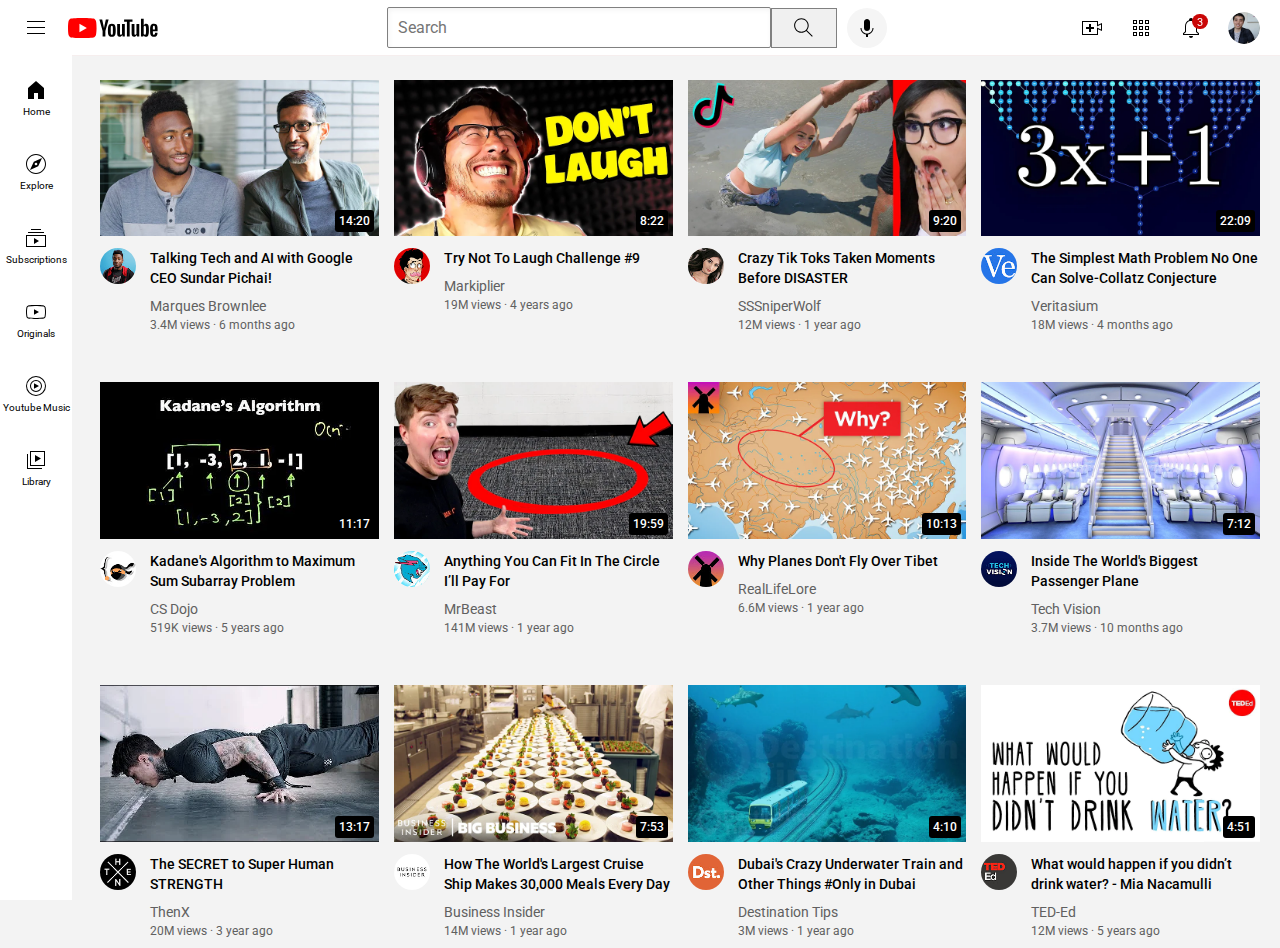
<file: index.html>
<!DOCTYPE html>
<html>
    <head>
        <title>Youtube</title>
        <link rel="preconnect" href="https://fonts.googleapis.com">
<link rel="preconnect" href="https://fonts.gstatic.com" crossorigin>
<link href="https://fonts.googleapis.com/css2?family=Roboto:wght@400;500;700&display=swap" rel="stylesheet">
 <link rel="stylesheet" href="styles/general.css">       
 <link rel="stylesheet" href="styles/header.css">
 <link rel="stylesheet" href="styles/video.css">
 <link rel="stylesheet" href="styles/sidebars.css">
    </head>
    <body>

        <header class="header"><!-- This is a semantic-->
            <div class="left-section">
                <img class="menu" src="header images/hamburger-menu.svg" alt="">
                <img class="utubelogo" src="header images/youtube-logo.svg" alt="">
            </div>
 <div class="middle-section">
                <input class="search-bar" type="text" placeholder="Search">
                <button class="searchbutt">
                    <img class="searchicon"  src="header images/search.svg" alt="">
                    <div class="tooltip">Search</div>
                </button>
                <!--put position absolute inside position relative-->
                <button class="voicesearch" >
                    <img class="searchiconvoice" src="header images/voice-search-icon.svg" alt="">
                    <div class="tooltip">Search with your voice</div>
                </button>
            </div>
            <div class="right-section">
                <div class="uploadcont"><img class="uploadicon" src="header images/upload.svg" alt="">
                    <div class="tooltip">Create</div>
                </div>
            <div class="appscont">
                <img class="appicon" src="header images/youtube-apps.svg" alt="">
                <div class="tooltip">Youtube apps</div>
            </div>
                <div class="notidiv">
                    <div class="notcot">
                        <img class="notficationicon" src="header images/notifications.svg" alt="">
                <div class="noticount">3</div>
                <div class="tooltip">Notifications</div>
                    </div>
                </div>
                 <img class="profimg" src="Profileimages/my-channel.jpeg" alt="">
                </div>
        </header>
        <nav>
            <div class="sidebar">
                <div class="sidebar-Link">
                    <img src="sidebar images/home.svg" alt="">
                    <div>Home</div>
                </div>
                <div class="sidebar-Link">
                    <img src="sidebar images/explore.svg" alt="">
                    <div>Explore</div>
                </div>
                <div class="sidebar-Link">
                    <img src="sidebar images/subscriptions.svg" alt="">
                    <div>Subscriptions</div>
                </div>
                <div class="sidebar-Link">
                    <img src="sidebar images/originals.svg" alt="">
                    <div>Originals</div>
                </div>
                <div class="sidebar-Link">
                    <img src="sidebar images/youtube-music.svg" alt="">
                    <div>Youtube Music</div>
                </div>
                <div class="sidebar-Link"> 
                    <img src="sidebar images/library.svg" alt="">
                    <div>Library</div>
                </div>
                
            </div>
        </nav>
        
<main>
    <div class="video-grid">
        <div class="Video-preview">
            <div class="Thumbnail-row">
                <img class="Thumbnail" src="Thumbnails/thumbnail-1.webp" alt="">
                <div class="video-time">14:20</div>
            </div>
            <div class="video-info-grid">
                <div class="channel-pic"><img class="profilepic" src="Profileimages/channel-1.jpeg"></div>
                <div class="channel-descp">
                <p class="Video-descp">Talking Tech and AI with Google CEO Sundar Pichai!</p>
                <p class="Video-author">Marques Brownlee</p>
                <p class="video-stats">3.4M views · 6 months ago</p></div>
                </div>
           </div>
           <div class="Video-preview">
            <div class="Thumbnail-row"><img class="Thumbnail" src="Thumbnails/thumbnail-2.webp" alt="">
                <div class="video-time">8:22</div></div>
            <div class="video-info-grid">
                <div class="channel-pic"><img class="profilepic" src="Profileimages/channel-2.jpeg"></div>
                <div class="channel-descp">
                <p class="Video-descp">
                    Try Not To Laugh Challenge #9</p>
                <p class="Video-author">Markiplier</p>
                <p class="video-stats">19M views · 4 years ago</p></div>
            </div>
            </div>
           <div class="Video-preview">
            <div class="Thumbnail-row"><img class="Thumbnail" src="Thumbnails/thumbnail-3.webp" alt="">
                <div class="video-time">9:20</div>
            </div>
           <div class="video-info-grid">
            
                <div class="channel-pic"><img class="profilepic" src="Profileimages/channel-3.jpeg"></div>
                <div class="channel-descp">
                <p class="Video-descp">
                    Crazy Tik Toks Taken Moments Before DISASTER</p>
                <p class="Video-author">SSSniperWolf</p>
                <p class="video-stats">12M views · 1 year ago</p></div>
                
           </div>
            
           </div>
           <div class="Video-preview">
            <div class="Thumbnail-row"><img class="Thumbnail" src="Thumbnails/thumbnail-4.webp" alt="">
                <div class="video-time">22:09</div>
            </div>
            <div class="video-info-grid">
                <div class="channel-pic"><img class="profilepic" src="Profileimages/channel-4.jpeg"></div>
                <div class="channel-descp">
                <p class="Video-descp">
                    The Simplest Math Problem No One Can Solve-Collatz Conjecture</p>
                <p class="Video-author">Veritasium</p>
                <p class="video-stats">18M views · 4 months ago</p></div>
                </div>
           </div>
           <div class="Video-preview">
            <div class="Thumbnail-row"><img class="Thumbnail" src="Thumbnails/thumbnail-5.webp" alt="">
                <div class="video-time">11:17</div></div>
            <div class="video-info-grid">
                <div class="channel-pic"><img class="profilepic" src="Profileimages/channel-5.jpeg">
                
                </div>
                <div class="channel-descp">
                <p class="Video-descp">Kadane's Algorithm to Maximum Sum Subarray Problem</p>
                <p class="Video-author">CS Dojo</p>
                <p class="video-stats">519K views · 5 years ago</p></div>
                </div>
           </div>
           <div class="Video-preview">
            <div class="Thumbnail-row"><img class="Thumbnail" src="Thumbnails/thumbnail-6.webp" alt="">
                <div class="video-time">19:59</div></div>
            <div class="video-info-grid">
                <div class="channel-pic"><img class="profilepic" src="Profileimages/channel-6.jpeg"></div>
                <div class="channel-descp">
                <p class="Video-descp">
                    Anything You Can Fit In The Circle I’ll Pay For</p>
                <p class="Video-author">MrBeast</p>
                <p class="video-stats">141M views · 1 year ago</p></div>
                </div>
           </div>
           <div class="Video-preview">
            <div class="Thumbnail-row"><img class="Thumbnail" src="Thumbnails/thumbnail-7.webp" alt="">
                <div class="video-time">10:13</div></div>
            <div class="video-info-grid">
                <div class="channel-pic"><img class="profilepic" src="Profileimages/channel-7.jpeg"></div>
                <div class="channel-descp">
                <p class="Video-descp">
                    Why Planes Don't Fly Over Tibet</p>
                <p class="Video-author">RealLifeLore</p>
                <p class="video-stats">6.6M views · 1 year ago</p></div>
                </div>
           </div>
           <div class="Video-preview">
            <div class="Thumbnail-row"><img class="Thumbnail" src="Thumbnails/thumbnail-8.webp" alt="">
                <div class="video-time">7:12</div></div>
            <div class="video-info-grid">
                <div class="channel-pic"><img class="profilepic" src="Profileimages/channel-8.jpeg"></div>
                <div class="channel-descp">
                <p class="Video-descp">
                    Inside The World's Biggest Passenger Plane</p>
                <p class="Video-author">Tech Vision</p>
                <p class="video-stats">3.7M views · 10 months ago</p></div>
                </div>
           </div>
           <div class="Video-preview">
            <div class="Thumbnail-row"><img class="Thumbnail" src="Thumbnails/thumbnail-9.webp" alt="">
                <div class="video-time">13:17</div></div>
            <div class="video-info-grid">
                <div class="channel-pic"><img class="profilepic" src="Profileimages/channel-9.jpeg"></div>
                <div class="channel-descp">
                <p class="Video-descp">
                    The SECRET to Super Human STRENGTH</p>
                <p class="Video-author">ThenX</p>
                <p class="video-stats">20M views · 3 year ago</p></div>
                </div>
           </div>
           <div class="Video-preview">
            <div class="Thumbnail-row"><img class="Thumbnail" src="Thumbnails/thumbnail-10.webp" alt="">
                <div class="video-time">7:53</div></div>
            <div class="video-info-grid">
                <div class="channel-pic"><img class="profilepic" src="Profileimages/channel-10.jpeg"></div>
                <div class="channel-descp">
                <p class="Video-descp">
                    How The World's Largest Cruise Ship Makes 30,000 Meals Every Day</p>
                <p class="Video-author">Business Insider</p>
                <p class="video-stats">14M views · 1 year ago</p></div>
                </div>
           </div>
           <div class="Video-preview">
            <div class="Thumbnail-row"><img class="Thumbnail" src="Thumbnails/thumbnail-11.webp" alt="">
                <div class="video-time">4:10</div></div>
            <div class="video-info-grid">
                <div class="channel-pic"><img class="profilepic" src="Profileimages/channel-11.jpeg"></div>
                <div class="channel-descp">
                <p class="Video-descp">
                    Dubai's Crazy Underwater Train and Other Things #Only in Dubai</p>
                <p class="Video-author">Destination Tips</p>
                <p class="video-stats">3M views · 1 year ago</p></div>
                </div>
           </div>
           <div class="Video-preview">
            <div class="Thumbnail-row"><img class="Thumbnail" src="Thumbnails/thumbnail-12.webp" alt="">
                <div class="video-time">4:51</div></div>
            <div class="video-info-grid">
                <div class="channel-pic"><img class="profilepic" src="Profileimages/channel-12.jpeg"></div>
                <div class="channel-descp">
                <p class="Video-descp">
                    What would happen if you didn’t drink water? - Mia Nacamulli</p>
                <p class="Video-author">TED-Ed</p>
                <p class="video-stats">12M views · 5 years ago</p></div>
                </div>
           </div>
    </div>
</main>
       
    
    </body>
</html>
</file>
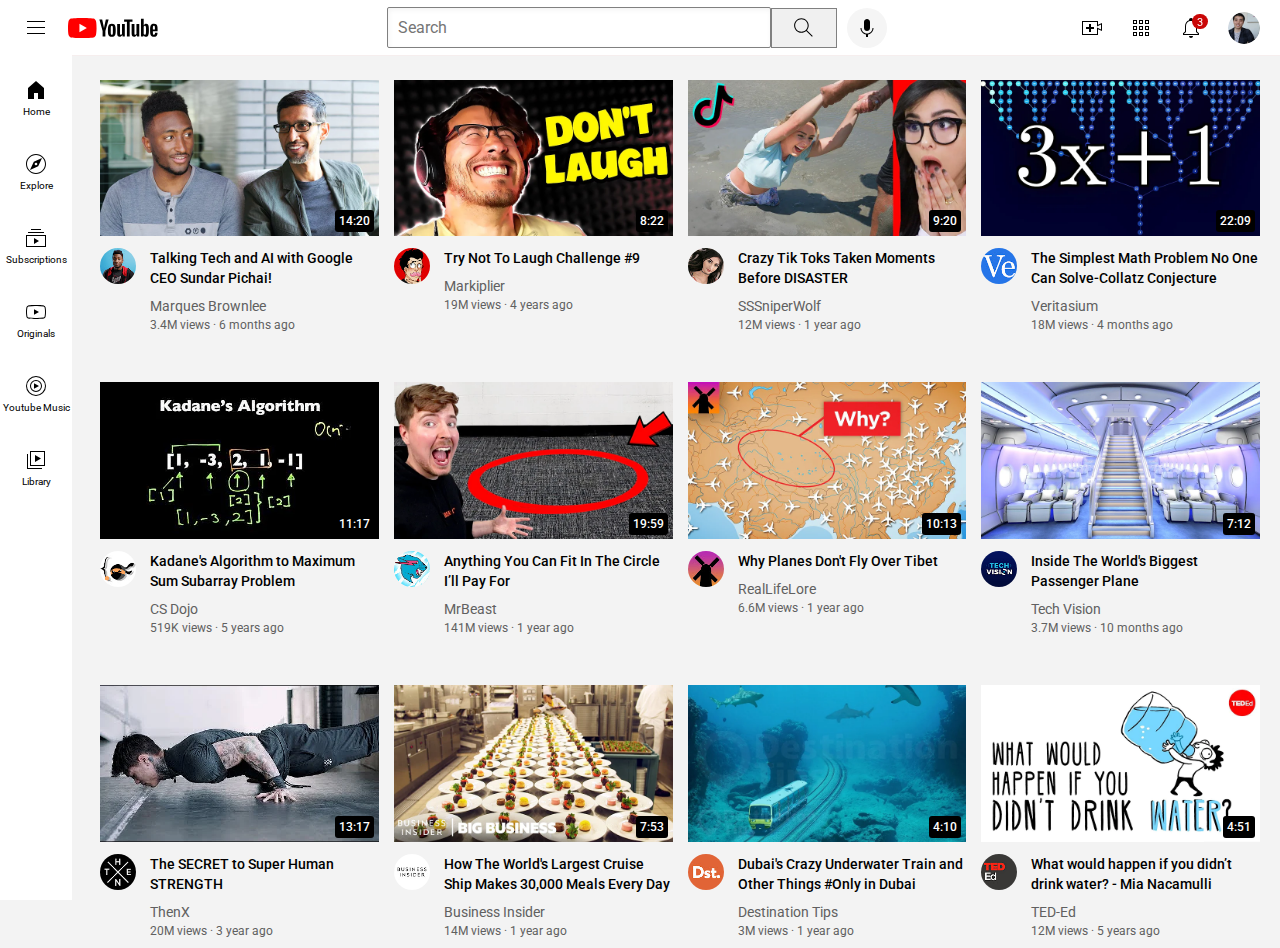
<file: youtube.html>
<!DOCTYPE html>
<html>
    <head>
        <title>Youtube</title>
        <link rel="preconnect" href="https://fonts.googleapis.com">
<link rel="preconnect" href="https://fonts.gstatic.com" crossorigin>
<link href="https://fonts.googleapis.com/css2?family=Roboto:wght@400;500;700&display=swap" rel="stylesheet">
 <link rel="stylesheet" href="styles/general.css">       
 <link rel="stylesheet" href="styles/header.css">
 <link rel="stylesheet" href="styles/video.css">
 <link rel="stylesheet" href="styles/sidebars.css">
    </head>
    <body>

        <header class="header"><!-- This is a semantic-->
            <div class="left-section">
                <img class="menu" src="header images/hamburger-menu.svg" alt="">
                <img class="utubelogo" src="header images/youtube-logo.svg" alt="">
            </div>
 <div class="middle-section">
                <input class="search-bar" type="text" placeholder="Search">
                <button class="searchbutt">
                    <img class="searchicon"  src="header images/search.svg" alt="">
                    <div class="tooltip">Search</div>
                </button>
                <!--put position absolute inside position relative-->
                <button class="voicesearch" >
                    <img class="searchiconvoice" src="header images/voice-search-icon.svg" alt="">
                    <div class="tooltip">Search with your voice</div>
                </button>
            </div>
            <div class="right-section">
                <div class="uploadcont"><img class="uploadicon" src="header images/upload.svg" alt="">
                    <div class="tooltip">Create</div>
                </div>
            <div class="appscont">
                <img class="appicon" src="header images/youtube-apps.svg" alt="">
                <div class="tooltip">Youtube apps</div>
            </div>
                <div class="notidiv">
                    <div class="notcot">
                        <img class="notficationicon" src="header images/notifications.svg" alt="">
                <div class="noticount">3</div>
                <div class="tooltip">Notifications</div>
                    </div>
                </div>
                 <img class="profimg" src="Profileimages/my-channel.jpeg" alt="">
                </div>
        </header>
        <nav>
            <div class="sidebar">
                <div class="sidebar-Link">
                    <img src="sidebar images/home.svg" alt="">
                    <div>Home</div>
                </div>
                <div class="sidebar-Link">
                    <img src="sidebar images/explore.svg" alt="">
                    <div>Explore</div>
                </div>
                <div class="sidebar-Link">
                    <img src="sidebar images/subscriptions.svg" alt="">
                    <div>Subscriptions</div>
                </div>
                <div class="sidebar-Link">
                    <img src="sidebar images/originals.svg" alt="">
                    <div>Originals</div>
                </div>
                <div class="sidebar-Link">
                    <img src="sidebar images/youtube-music.svg" alt="">
                    <div>Youtube Music</div>
                </div>
                <div class="sidebar-Link"> 
                    <img src="sidebar images/library.svg" alt="">
                    <div>Library</div>
                </div>
                
            </div>
        </nav>
        
<main>
    <div class="video-grid">
        <div class="Video-preview">
            <div class="Thumbnail-row">
                <img class="Thumbnail" src="Thumbnails/thumbnail-1.webp" alt="">
                <div class="video-time">14:20</div>
            </div>
            <div class="video-info-grid">
                <div class="channel-pic"><img class="profilepic" src="Profileimages/channel-1.jpeg"></div>
                <div class="channel-descp">
                <p class="Video-descp">Talking Tech and AI with Google CEO Sundar Pichai!</p>
                <p class="Video-author">Marques Brownlee</p>
                <p class="video-stats">3.4M views · 6 months ago</p></div>
                </div>
           </div>
           <div class="Video-preview">
            <div class="Thumbnail-row"><img class="Thumbnail" src="Thumbnails/thumbnail-2.webp" alt="">
                <div class="video-time">8:22</div></div>
            <div class="video-info-grid">
                <div class="channel-pic"><img class="profilepic" src="Profileimages/channel-2.jpeg"></div>
                <div class="channel-descp">
                <p class="Video-descp">
                    Try Not To Laugh Challenge #9</p>
                <p class="Video-author">Markiplier</p>
                <p class="video-stats">19M views · 4 years ago</p></div>
            </div>
            </div>
           <div class="Video-preview">
            <div class="Thumbnail-row"><img class="Thumbnail" src="Thumbnails/thumbnail-3.webp" alt="">
                <div class="video-time">9:20</div>
            </div>
           <div class="video-info-grid">
            
                <div class="channel-pic"><img class="profilepic" src="Profileimages/channel-3.jpeg"></div>
                <div class="channel-descp">
                <p class="Video-descp">
                    Crazy Tik Toks Taken Moments Before DISASTER</p>
                <p class="Video-author">SSSniperWolf</p>
                <p class="video-stats">12M views · 1 year ago</p></div>
                
           </div>
            
           </div>
           <div class="Video-preview">
            <div class="Thumbnail-row"><img class="Thumbnail" src="Thumbnails/thumbnail-4.webp" alt="">
                <div class="video-time">22:09</div>
            </div>
            <div class="video-info-grid">
                <div class="channel-pic"><img class="profilepic" src="Profileimages/channel-4.jpeg"></div>
                <div class="channel-descp">
                <p class="Video-descp">
                    The Simplest Math Problem No One Can Solve-Collatz Conjecture</p>
                <p class="Video-author">Veritasium</p>
                <p class="video-stats">18M views · 4 months ago</p></div>
                </div>
           </div>
           <div class="Video-preview">
            <div class="Thumbnail-row"><img class="Thumbnail" src="Thumbnails/thumbnail-5.webp" alt="">
                <div class="video-time">11:17</div></div>
            <div class="video-info-grid">
                <div class="channel-pic"><img class="profilepic" src="Profileimages/channel-5.jpeg">
                
                </div>
                <div class="channel-descp">
                <p class="Video-descp">Kadane's Algorithm to Maximum Sum Subarray Problem</p>
                <p class="Video-author">CS Dojo</p>
                <p class="video-stats">519K views · 5 years ago</p></div>
                </div>
           </div>
           <div class="Video-preview">
            <div class="Thumbnail-row"><img class="Thumbnail" src="Thumbnails/thumbnail-6.webp" alt="">
                <div class="video-time">19:59</div></div>
            <div class="video-info-grid">
                <div class="channel-pic"><img class="profilepic" src="Profileimages/channel-6.jpeg"></div>
                <div class="channel-descp">
                <p class="Video-descp">
                    Anything You Can Fit In The Circle I’ll Pay For</p>
                <p class="Video-author">MrBeast</p>
                <p class="video-stats">141M views · 1 year ago</p></div>
                </div>
           </div>
           <div class="Video-preview">
            <div class="Thumbnail-row"><img class="Thumbnail" src="Thumbnails/thumbnail-7.webp" alt="">
                <div class="video-time">10:13</div></div>
            <div class="video-info-grid">
                <div class="channel-pic"><img class="profilepic" src="Profileimages/channel-7.jpeg"></div>
                <div class="channel-descp">
                <p class="Video-descp">
                    Why Planes Don't Fly Over Tibet</p>
                <p class="Video-author">RealLifeLore</p>
                <p class="video-stats">6.6M views · 1 year ago</p></div>
                </div>
           </div>
           <div class="Video-preview">
            <div class="Thumbnail-row"><img class="Thumbnail" src="Thumbnails/thumbnail-8.webp" alt="">
                <div class="video-time">7:12</div></div>
            <div class="video-info-grid">
                <div class="channel-pic"><img class="profilepic" src="Profileimages/channel-8.jpeg"></div>
                <div class="channel-descp">
                <p class="Video-descp">
                    Inside The World's Biggest Passenger Plane</p>
                <p class="Video-author">Tech Vision</p>
                <p class="video-stats">3.7M views · 10 months ago</p></div>
                </div>
           </div>
           <div class="Video-preview">
            <div class="Thumbnail-row"><img class="Thumbnail" src="Thumbnails/thumbnail-9.webp" alt="">
                <div class="video-time">13:17</div></div>
            <div class="video-info-grid">
                <div class="channel-pic"><img class="profilepic" src="Profileimages/channel-9.jpeg"></div>
                <div class="channel-descp">
                <p class="Video-descp">
                    The SECRET to Super Human STRENGTH</p>
                <p class="Video-author">ThenX</p>
                <p class="video-stats">20M views · 3 year ago</p></div>
                </div>
           </div>
           <div class="Video-preview">
            <div class="Thumbnail-row"><img class="Thumbnail" src="Thumbnails/thumbnail-10.webp" alt="">
                <div class="video-time">7:53</div></div>
            <div class="video-info-grid">
                <div class="channel-pic"><img class="profilepic" src="Profileimages/channel-10.jpeg"></div>
                <div class="channel-descp">
                <p class="Video-descp">
                    How The World's Largest Cruise Ship Makes 30,000 Meals Every Day</p>
                <p class="Video-author">Business Insider</p>
                <p class="video-stats">14M views · 1 year ago</p></div>
                </div>
           </div>
           <div class="Video-preview">
            <div class="Thumbnail-row"><img class="Thumbnail" src="Thumbnails/thumbnail-11.webp" alt="">
                <div class="video-time">4:10</div></div>
            <div class="video-info-grid">
                <div class="channel-pic"><img class="profilepic" src="Profileimages/channel-11.jpeg"></div>
                <div class="channel-descp">
                <p class="Video-descp">
                    Dubai's Crazy Underwater Train and Other Things #Only in Dubai</p>
                <p class="Video-author">Destination Tips</p>
                <p class="video-stats">3M views · 1 year ago</p></div>
                </div>
           </div>
           <div class="Video-preview">
            <div class="Thumbnail-row"><img class="Thumbnail" src="Thumbnails/thumbnail-12.webp" alt="">
                <div class="video-time">4:51</div></div>
            <div class="video-info-grid">
                <div class="channel-pic"><img class="profilepic" src="Profileimages/channel-12.jpeg"></div>
                <div class="channel-descp">
                <p class="Video-descp">
                    What would happen if you didn’t drink water? - Mia Nacamulli</p>
                <p class="Video-author">TED-Ed</p>
                <p class="video-stats">12M views · 5 years ago</p></div>
                </div>
           </div>
    </div>
</main>
       
    
    </body>
</html>
</file>
<file: styles/general.css>
p{
    font-family:Roboto,Arial;
    margin-top: 0;
    margin-bottom: 10px;
}
body{
    /*stile below will be inherited*/
    margin: 0;
    padding-top: 80px;
    padding-left: 100px;
    padding-right: 20px;
    background-color: rgb(243, 243, 243);
    font-family: Roboto,Arial; 
}
</file>
<file: styles/header.css>
.header{
    height: 55px;
    display: flex;
    flex-direction: row;
    justify-content: space-between;
    border-bottom-width: 1px;
    border-bottom-style:solid ;
    border-bottom-color:rgb(246, 238, 238) ;
    position: fixed;
    top: 0px;
    left: 0px;
    right: 0px;
    background-color: white;
    z-index: 100;
}
.left-section{
    
    align-items: center;
    display: flex;
    justify-content: space-between;
   
}
.middle-section{
   
    flex: 1;
    margin-left: 70px;
    margin-right: 35px;
    max-width: 500px;
    display: flex;
    align-items: center;
}
.right-section{
   
    width: 180px;
    display: flex;
    align-items: center;
    justify-content: space-between;
    margin-right: 20px;
    flex-shrink: 0;
}
.menu{
    height: 24px;
    margin-left: 24px;
    margin-right: 20px;
}
.utubelogo{
    height: 20px;
}
.searchbutt{
    height: 40px;
    width: 66px;
    background-color: rgb(240, 240, 240);
    border-width: 1px;
    border-style: 1px;
    border-style: solid;
    border-color: gray;
    margin-left: -1;
    margin-right: 10px;
   
}
.searchbutt .tooltip,.voicesearch .tooltip, .uploadcont .tooltip, .appscont .tooltip,.notcot .tooltip{
    font-family: Roboto,Arial;
    position: absolute;
    background-color: grey;
    color: white;
    padding: 8px 4px 8px 4px;
    border-radius: 2px;
    bottom: -30px;
    opacity: 0;
    transition: 0.15s;
    pointer-events: none;
    white-space: nowrap;

}
.searchbutt:hover .tooltip,.voicesearch:hover .tooltip, .uploadcont:hover .tooltip, .appscont:hover .tooltip, .notcot:hover .tooltip{
    opacity: 1;
}
.searchbutt,.voicesearch,.uploadcont, .appscont,.notcot{
    position: relative;
    display: flex;
    justify-content: center;
    align-items: center;
}
.voicesearch{
    height: 40px;
    width: 40px;
   border-radius: 20px;
   border: none;
   background-color: rgb(245, 245, 245);
   position: relative;
}

.search-bar{
    flex: 1;
    height: 37px;
    border-width: 1px;
    border-style: solid;
    font-size: 16px;
    padding-left: 10px;
    border-color: gray;
    width: 0;
    border-radius: 2px;
    box-shadow: inset 1px 2px 5px rgb(0, 0,0, 0.05);
}
.search-bar::placeholder{
    font-family: Roboto,Arial;
    font-size: 16px;
}
.searchicon{
height: 25px;


}
.searchiconvoice{
height: 24px;

}
.uploadicon{
    height: 24px;
}
.appicon{
    height: 24px;
}
.notficationicon{
    height: 24px;
}
.notidiv{
position: relative;
}
.noticount{
    position: absolute;
    top: -2px;
    right: -5px;
    background-color: rgb(202, 7, 7);
    color: white;
    font-family: Roboto,Arial;
    font-size: 11px;
    padding-right: 5px;
    padding-left: 5px;
    padding-top: 2px;
    border-radius: 10px;
    
}
.profimg{
    height: 32px;
    border-radius: 16px;
}
</file>
<file: styles/video.css>
.video-info-grid{
    display: grid;
    grid-template-columns: 50px 1fr;
}
.Thumbnail{
    width: 100%;
    
}
.Video-descp{
    margin-top: 0;
    font-size: 14px;
    font-weight: 500;
    line-height: 20px;
    margin-bottom: 10px;
}


.profilepic{
    width: 36px;
    border-radius: 50px ;
}
.Thumbnail-row{
    margin-bottom: 8px;
    position: relative;
}

.Video-author{
    font-size: 14px;
    color: rgb(96, 96, 96);
    margin-bottom: 4px;
}
.video-stats{
    font-size: 12px;
    margin-top: 0;
    color: rgb(96, 96, 96);
}
.video-grid{
    display: grid;
    grid-template-columns: 1fr 1fr 1fr  ;
    column-gap:15px ;
    row-gap: 40px;
    
}
@media(max-width:800px){
    .video-grid{
        grid-template-columns: 1fr 1fr;
    }
}
@media(min-width:751px)and (max-width:999px){
    .video-grid{
        grid-template-columns:1fr 1fr 1fr ;
    }
}
@media(min-width:1000px){
    .video-grid{
        grid-template-columns:1fr 1fr 1fr 1fr ;
    }
}
.video-time{
    
    font-size: 12px;
    font-weight: 500;
    padding: 4px;
    background: black ;
    color: white;
    position: absolute;
    bottom: 8px;
    right: 5px;
    border-radius: 3px;
}
</file>
<file: styles/sidebars.css>
.sidebar{
    position: fixed;
    left: 0px;
    bottom: 0px;
    top: 55px;
    background-color: rgb(255, 255, 255);
    width: 72px;
    z-index: 200;
    padding-top: 5px;
   
    
}
.sidebar-Link{
    height: 74px;
   display: flex;
   justify-content: center;
   align-items: center;
    flex-direction: column;
    cursor: pointer;
}
.sidebar-Link:hover{
    background-color: rgb(201, 195, 195);
}
.sidebar-Link img{
    height: 24px;
    margin-bottom: 4px;
}
.sidebar-Link div{
  font-family: Roboto,Arial;
  font-size: 10px;  
}
</file>
